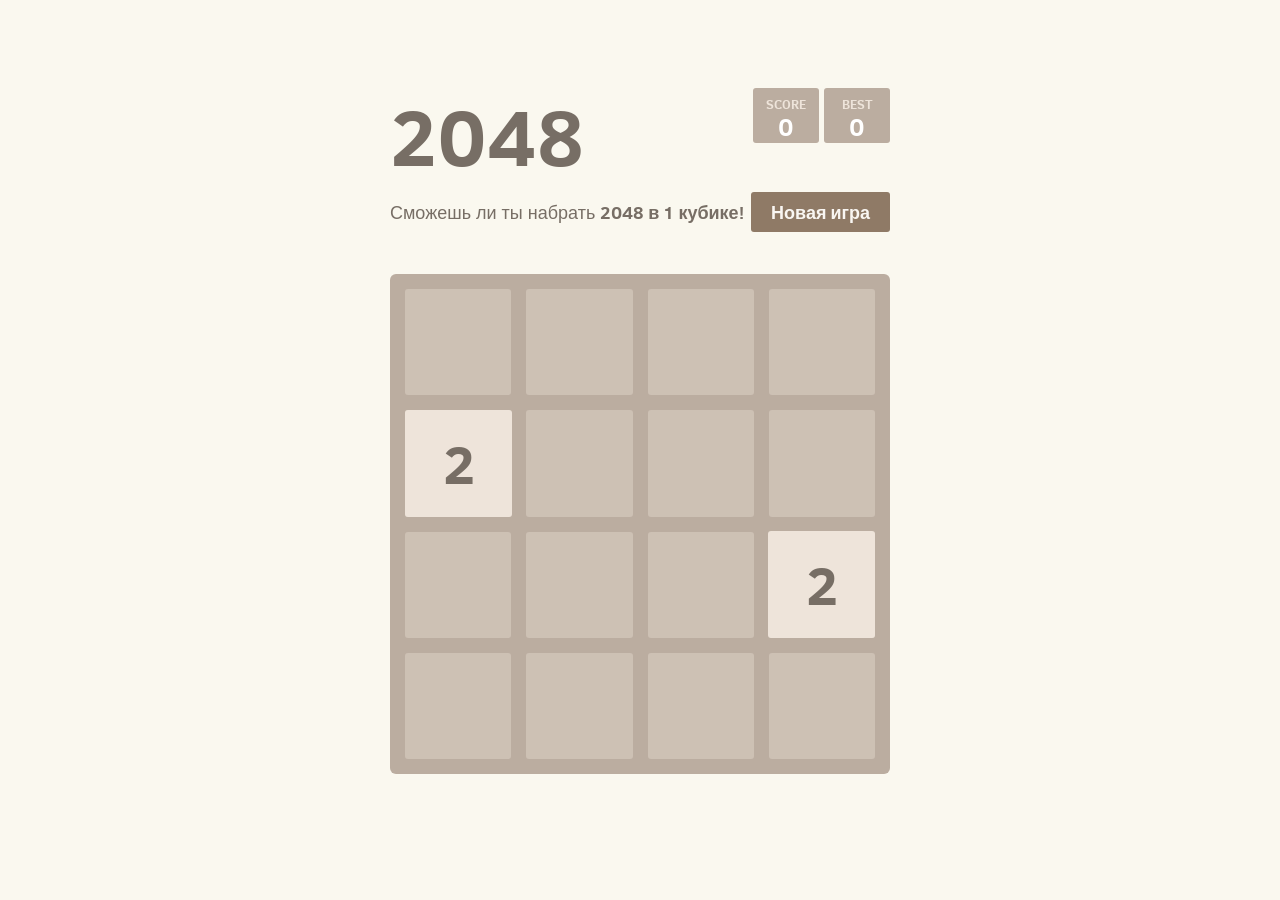
<file: 2048/index.html>
<!DOCTYPE html>
<html>
<head>
    <meta charset="utf-8">
    <title>2048</title>

    <link href="style/main.css" rel="stylesheet" type="text/css">
    <link rel="shortcut icon" href="favicon.ico">
    <link rel="apple-touch-icon" href="meta/apple-touch-icon.png">
    <link rel="apple-touch-startup-image" href="meta/apple-touch-startup-image-640x1096.png" media="(device-width: 320px) and (device-height: 568px) and (-webkit-device-pixel-ratio: 2)"> <!-- iPhone 5+ -->
    <link rel="apple-touch-startup-image" href="meta/apple-touch-startup-image-640x920.png" media="(device-width: 320px) and (device-height: 480px) and (-webkit-device-pixel-ratio: 2)"> <!-- iPhone, retina -->
    <meta name="apple-mobile-web-app-capable" content="yes">
    <meta name="apple-mobile-web-app-status-bar-style" content="black">

    <meta name="HandheldFriendly" content="True">
    <meta name="MobileOptimized" content="320">
    <meta name="viewport" content="width=device-width, target-densitydpi=160dpi, initial-scale=1.0, maximum-scale=1, user-scalable=no, minimal-ui">
</head>
<body>
    <div class="container">
        <div class="heading">
            <h1 class="title">2048</h1>
            <div class="scores-container">
                <div class="score-container">0</div>
                <div class="best-container">0</div>
            </div>
        </div>

        <div class="above-game">
            <p class="game-intro">Сможешь ли ты набрать <strong>2048 в 1 кубике!</strong></p>
            <a class="restart-button">Новая игра</a>
        </div>

        <div class="game-container">
            <div class="game-message">
                <p>Ты проиграл!</p>
                <div class="lower">
                    <a class="keep-playing-button">Начать игру</a>
                    <a class="retry-button">Начать заново</a>
                </div>
            </div>

            <div class="grid-container">
                <div class="grid-row">
                    <div class="grid-cell"></div>
                    <div class="grid-cell"></div>
                    <div class="grid-cell"></div>
                    <div class="grid-cell"></div>
                </div>
                <div class="grid-row">
                    <div class="grid-cell"></div>
                    <div class="grid-cell"></div>
                    <div class="grid-cell"></div>
                    <div class="grid-cell"></div>
                </div>
                <div class="grid-row">
                    <div class="grid-cell"></div>
                    <div class="grid-cell"></div>
                    <div class="grid-cell"></div>
                    <div class="grid-cell"></div>
                </div>
                <div class="grid-row">
                    <div class="grid-cell"></div>
                    <div class="grid-cell"></div>
                    <div class="grid-cell"></div>
                    <div class="grid-cell"></div>
                </div>
            </div>

            <div class="tile-container">

            </div>
        </div>


    </div>

    <script src="js/bind_polyfill.js"></script>
    <script src="js/classlist_polyfill.js"></script>
    <script src="js/animframe_polyfill.js"></script>
    <script src="js/keyboard_input_manager.js"></script>
    <script src="js/html_actuator.js"></script>
    <script src="js/grid.js"></script>
    <script src="js/tile.js"></script>
    <script src="js/local_storage_manager.js"></script>
    <script src="js/game_manager.js"></script>
    <script src="js/application.js"></script>
</body>
</html>
</file>
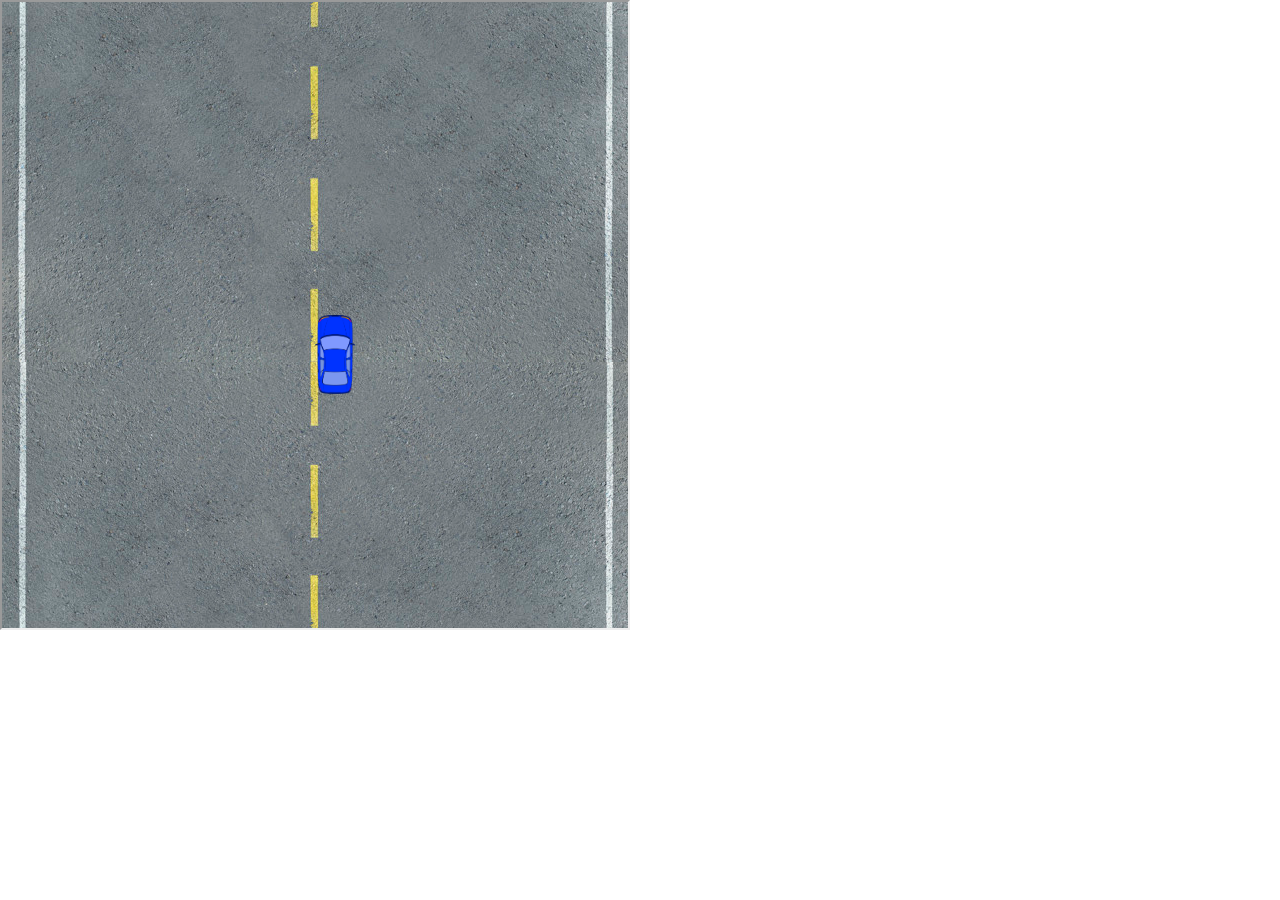
<file: race game/index.html>
<!DOCTYPE html>
<html>
	<head>
		<title>JS Game</title>
		<link rel="stylesheet" href="style.css">
		<meta charset="utf-8">
		<meta name='viewport' content='width=device-width, initial-scale=1.0, maximum-scale=1.0, user-scalable=0' />
		<meta name="apple-mobile-web-app-capable" content="yes">
		<meta name="mobile-web-app-capable" content="yes">
		<meta name="HandheldFriendly" content="true"/>
	</head>
	<body>
		<div class="wrapper">
			<iframe src="game.html" border="0" width="626" height="626"></iframe>
		</div>
	</body>
</html>
</file>
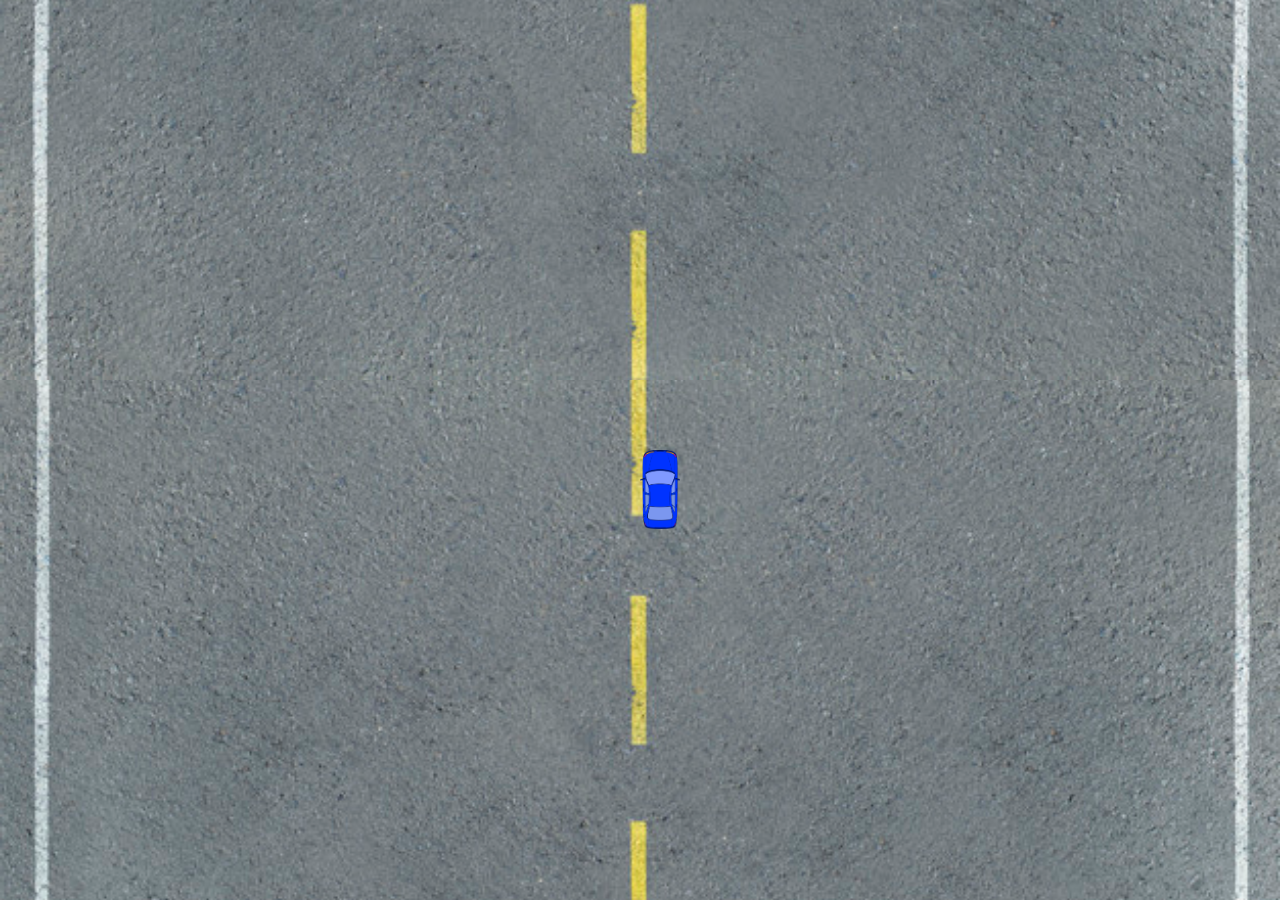
<file: race game/game.html>
<!DOCTYPE html>
<html>
	<head>
		<title>JS Game</title>
		<link rel="stylesheet" href="style.css">
		<meta charset="utf-8">
		<meta name='viewport' content='width=device-width, initial-scale=1.0, maximum-scale=1.0, user-scalable=0' />
		<meta name="apple-mobile-web-app-capable" content="yes">
		<meta name="mobile-web-app-capable" content="yes">
		<meta name="HandheldFriendly" content="true"/>
	</head>
	<body>
		<div class="wrapper">
			<canvas width="0" height="0" class="canvas" id="canvas">Your browser does not support JavaScript and HTML5!</canvas>
		</div>
		<script src="game.js"></script>
	</body>
</html>
</file>
<file: 2048/style/main.css>
@import url(fonts/clear-sans.css);
html, body {
  margin: 0;
  padding: 0;
  background: #faf8ef;
  color: #776e65;
  font-family: "Clear Sans", "Helvetica Neue", Arial, sans-serif;
  font-size: 18px; }

body {
  margin: 80px 0; }

.heading:after {
  content: "";
  display: block;
  clear: both; }

h1.title {
  font-size: 80px;
  font-weight: bold;
  margin: 0;
  display: block;
  float: left; }

@-webkit-keyframes move-up {
  0% {
    top: 25px;
    opacity: 1; }

  100% {
    top: -50px;
    opacity: 0; } }
@-moz-keyframes move-up {
  0% {
    top: 25px;
    opacity: 1; }

  100% {
    top: -50px;
    opacity: 0; } }
@keyframes move-up {
  0% {
    top: 25px;
    opacity: 1; }

  100% {
    top: -50px;
    opacity: 0; } }
.scores-container {
  float: right;
  text-align: right; }

.score-container, .best-container {
  position: relative;
  display: inline-block;
  background: #bbada0;
  padding: 15px 25px;
  font-size: 25px;
  height: 25px;
  line-height: 47px;
  font-weight: bold;
  border-radius: 3px;
  color: white;
  margin-top: 8px;
  text-align: center; }
  .score-container:after, .best-container:after {
    position: absolute;
    width: 100%;
    top: 10px;
    left: 0;
    text-transform: uppercase;
    font-size: 13px;
    line-height: 13px;
    text-align: center;
    color: #eee4da; }
  .score-container .score-addition, .best-container .score-addition {
    position: absolute;
    right: 30px;
    color: red;
    font-size: 25px;
    line-height: 25px;
    font-weight: bold;
    color: rgba(119, 110, 101, 0.9);
    z-index: 100;
    -webkit-animation: move-up 600ms ease-in;
    -moz-animation: move-up 600ms ease-in;
    animation: move-up 600ms ease-in;
    -webkit-animation-fill-mode: both;
    -moz-animation-fill-mode: both;
    animation-fill-mode: both; }

.score-container:after {
  content: "Score"; }

.best-container:after {
  content: "Best"; }

p {
  margin-top: 0;
  margin-bottom: 10px;
  line-height: 1.65; }

a {
  color: #776e65;
  font-weight: bold;
  text-decoration: underline;
  cursor: pointer; }

strong.important {
  text-transform: uppercase; }

hr {
  border: none;
  border-bottom: 1px solid #d8d4d0;
  margin-top: 20px;
  margin-bottom: 30px; }

.container {
  width: 500px;
  margin: 0 auto; }

@-webkit-keyframes fade-in {
  0% {
    opacity: 0; }

  100% {
    opacity: 1; } }
@-moz-keyframes fade-in {
  0% {
    opacity: 0; }

  100% {
    opacity: 1; } }
@keyframes fade-in {
  0% {
    opacity: 0; }

  100% {
    opacity: 1; } }
.game-container {
  margin-top: 40px;
  position: relative;
  padding: 15px;
  cursor: default;
  -webkit-touch-callout: none;
  -ms-touch-callout: none;
  -webkit-user-select: none;
  -moz-user-select: none;
  -ms-user-select: none;
  -ms-touch-action: none;
  touch-action: none;
  background: #bbada0;
  border-radius: 6px;
  width: 500px;
  height: 500px;
  -webkit-box-sizing: border-box;
  -moz-box-sizing: border-box;
  box-sizing: border-box; }
  .game-container .game-message {
    display: none;
    position: absolute;
    top: 0;
    right: 0;
    bottom: 0;
    left: 0;
    background: rgba(238, 228, 218, 0.5);
    z-index: 100;
    text-align: center;
    -webkit-animation: fade-in 800ms ease 1200ms;
    -moz-animation: fade-in 800ms ease 1200ms;
    animation: fade-in 800ms ease 1200ms;
    -webkit-animation-fill-mode: both;
    -moz-animation-fill-mode: both;
    animation-fill-mode: both; }
    .game-container .game-message p {
      font-size: 60px;
      font-weight: bold;
      height: 60px;
      line-height: 60px;
      margin-top: 222px; }
    .game-container .game-message .lower {
      display: block;
      margin-top: 59px; }
    .game-container .game-message a {
      display: inline-block;
      background: #8f7a66;
      border-radius: 3px;
      padding: 0 20px;
      text-decoration: none;
      color: #f9f6f2;
      height: 40px;
      line-height: 42px;
      margin-left: 9px; }
      .game-container .game-message a.keep-playing-button {
        display: none; }
    .game-container .game-message.game-won {
      background: rgba(237, 194, 46, 0.5);
      color: #f9f6f2; }
      .game-container .game-message.game-won a.keep-playing-button {
        display: inline-block; }
    .game-container .game-message.game-won, .game-container .game-message.game-over {
      display: block; }

.grid-container {
  position: absolute;
  z-index: 1; }

.grid-row {
  margin-bottom: 15px; }
  .grid-row:last-child {
    margin-bottom: 0; }
  .grid-row:after {
    content: "";
    display: block;
    clear: both; }

.grid-cell {
  width: 106.25px;
  height: 106.25px;
  margin-right: 15px;
  float: left;
  border-radius: 3px;
  background: rgba(238, 228, 218, 0.35); }
  .grid-cell:last-child {
    margin-right: 0; }

.tile-container {
  position: absolute;
  z-index: 2; }

.tile, .tile .tile-inner {
  width: 107px;
  height: 107px;
  line-height: 107px; }
.tile.tile-position-1-1 {
  -webkit-transform: translate(0px, 0px);
  -moz-transform: translate(0px, 0px);
  -ms-transform: translate(0px, 0px);
  transform: translate(0px, 0px); }
.tile.tile-position-1-2 {
  -webkit-transform: translate(0px, 121px);
  -moz-transform: translate(0px, 121px);
  -ms-transform: translate(0px, 121px);
  transform: translate(0px, 121px); }
.tile.tile-position-1-3 {
  -webkit-transform: translate(0px, 242px);
  -moz-transform: translate(0px, 242px);
  -ms-transform: translate(0px, 242px);
  transform: translate(0px, 242px); }
.tile.tile-position-1-4 {
  -webkit-transform: translate(0px, 363px);
  -moz-transform: translate(0px, 363px);
  -ms-transform: translate(0px, 363px);
  transform: translate(0px, 363px); }
.tile.tile-position-2-1 {
  -webkit-transform: translate(121px, 0px);
  -moz-transform: translate(121px, 0px);
  -ms-transform: translate(121px, 0px);
  transform: translate(121px, 0px); }
.tile.tile-position-2-2 {
  -webkit-transform: translate(121px, 121px);
  -moz-transform: translate(121px, 121px);
  -ms-transform: translate(121px, 121px);
  transform: translate(121px, 121px); }
.tile.tile-position-2-3 {
  -webkit-transform: translate(121px, 242px);
  -moz-transform: translate(121px, 242px);
  -ms-transform: translate(121px, 242px);
  transform: translate(121px, 242px); }
.tile.tile-position-2-4 {
  -webkit-transform: translate(121px, 363px);
  -moz-transform: translate(121px, 363px);
  -ms-transform: translate(121px, 363px);
  transform: translate(121px, 363px); }
.tile.tile-position-3-1 {
  -webkit-transform: translate(242px, 0px);
  -moz-transform: translate(242px, 0px);
  -ms-transform: translate(242px, 0px);
  transform: translate(242px, 0px); }
.tile.tile-position-3-2 {
  -webkit-transform: translate(242px, 121px);
  -moz-transform: translate(242px, 121px);
  -ms-transform: translate(242px, 121px);
  transform: translate(242px, 121px); }
.tile.tile-position-3-3 {
  -webkit-transform: translate(242px, 242px);
  -moz-transform: translate(242px, 242px);
  -ms-transform: translate(242px, 242px);
  transform: translate(242px, 242px); }
.tile.tile-position-3-4 {
  -webkit-transform: translate(242px, 363px);
  -moz-transform: translate(242px, 363px);
  -ms-transform: translate(242px, 363px);
  transform: translate(242px, 363px); }
.tile.tile-position-4-1 {
  -webkit-transform: translate(363px, 0px);
  -moz-transform: translate(363px, 0px);
  -ms-transform: translate(363px, 0px);
  transform: translate(363px, 0px); }
.tile.tile-position-4-2 {
  -webkit-transform: translate(363px, 121px);
  -moz-transform: translate(363px, 121px);
  -ms-transform: translate(363px, 121px);
  transform: translate(363px, 121px); }
.tile.tile-position-4-3 {
  -webkit-transform: translate(363px, 242px);
  -moz-transform: translate(363px, 242px);
  -ms-transform: translate(363px, 242px);
  transform: translate(363px, 242px); }
.tile.tile-position-4-4 {
  -webkit-transform: translate(363px, 363px);
  -moz-transform: translate(363px, 363px);
  -ms-transform: translate(363px, 363px);
  transform: translate(363px, 363px); }

.tile {
  position: absolute;
  -webkit-transition: 100ms ease-in-out;
  -moz-transition: 100ms ease-in-out;
  transition: 100ms ease-in-out;
  -webkit-transition-property: -webkit-transform;
  -moz-transition-property: -moz-transform;
  transition-property: transform; }
  .tile .tile-inner {
    border-radius: 3px;
    background: #eee4da;
    text-align: center;
    font-weight: bold;
    z-index: 10;
    font-size: 55px; }
  .tile.tile-2 .tile-inner {
    background: #eee4da;
    box-shadow: 0 0 30px 10px rgba(243, 215, 116, 0), inset 0 0 0 1px rgba(255, 255, 255, 0); }
  .tile.tile-4 .tile-inner {
    background: #ede0c8;
    box-shadow: 0 0 30px 10px rgba(243, 215, 116, 0), inset 0 0 0 1px rgba(255, 255, 255, 0); }
  .tile.tile-8 .tile-inner {
    color: #f9f6f2;
    background: #f2b179; }
  .tile.tile-16 .tile-inner {
    color: #f9f6f2;
    background: #f59563; }
  .tile.tile-32 .tile-inner {
    color: #f9f6f2;
    background: #f67c5f; }
  .tile.tile-64 .tile-inner {
    color: #f9f6f2;
    background: #f65e3b; }
  .tile.tile-128 .tile-inner {
    color: #f9f6f2;
    background: #edcf72;
    box-shadow: 0 0 30px 10px rgba(243, 215, 116, 0.2381), inset 0 0 0 1px rgba(255, 255, 255, 0.14286);
    font-size: 45px; }
    @media screen and (max-width: 520px) {
      .tile.tile-128 .tile-inner {
        font-size: 25px; } }
  .tile.tile-256 .tile-inner {
    color: #f9f6f2;
    background: #edcc61;
    box-shadow: 0 0 30px 10px rgba(243, 215, 116, 0.31746), inset 0 0 0 1px rgba(255, 255, 255, 0.19048);
    font-size: 45px; }
    @media screen and (max-width: 520px) {
      .tile.tile-256 .tile-inner {
        font-size: 25px; } }
  .tile.tile-512 .tile-inner {
    color: #f9f6f2;
    background: #edc850;
    box-shadow: 0 0 30px 10px rgba(243, 215, 116, 0.39683), inset 0 0 0 1px rgba(255, 255, 255, 0.2381);
    font-size: 45px; }
    @media screen and (max-width: 520px) {
      .tile.tile-512 .tile-inner {
        font-size: 25px; } }
  .tile.tile-1024 .tile-inner {
    color: #f9f6f2;
    background: #edc53f;
    box-shadow: 0 0 30px 10px rgba(243, 215, 116, 0.47619), inset 0 0 0 1px rgba(255, 255, 255, 0.28571);
    font-size: 35px; }
    @media screen and (max-width: 520px) {
      .tile.tile-1024 .tile-inner {
        font-size: 15px; } }
  .tile.tile-2048 .tile-inner {
    color: #f9f6f2;
    background: #edc22e;
    box-shadow: 0 0 30px 10px rgba(243, 215, 116, 0.55556), inset 0 0 0 1px rgba(255, 255, 255, 0.33333);
    font-size: 35px; }
    @media screen and (max-width: 520px) {
      .tile.tile-2048 .tile-inner {
        font-size: 15px; } }
  .tile.tile-super .tile-inner {
    color: #f9f6f2;
    background: #3c3a32;
    font-size: 30px; }
    @media screen and (max-width: 520px) {
      .tile.tile-super .tile-inner {
        font-size: 10px; } }

@-webkit-keyframes appear {
  0% {
    opacity: 0;
    -webkit-transform: scale(0);
    -moz-transform: scale(0);
    -ms-transform: scale(0);
    transform: scale(0); }

  100% {
    opacity: 1;
    -webkit-transform: scale(1);
    -moz-transform: scale(1);
    -ms-transform: scale(1);
    transform: scale(1); } }
@-moz-keyframes appear {
  0% {
    opacity: 0;
    -webkit-transform: scale(0);
    -moz-transform: scale(0);
    -ms-transform: scale(0);
    transform: scale(0); }

  100% {
    opacity: 1;
    -webkit-transform: scale(1);
    -moz-transform: scale(1);
    -ms-transform: scale(1);
    transform: scale(1); } }
@keyframes appear {
  0% {
    opacity: 0;
    -webkit-transform: scale(0);
    -moz-transform: scale(0);
    -ms-transform: scale(0);
    transform: scale(0); }

  100% {
    opacity: 1;
    -webkit-transform: scale(1);
    -moz-transform: scale(1);
    -ms-transform: scale(1);
    transform: scale(1); } }
.tile-new .tile-inner {
  -webkit-animation: appear 200ms ease 100ms;
  -moz-animation: appear 200ms ease 100ms;
  animation: appear 200ms ease 100ms;
  -webkit-animation-fill-mode: backwards;
  -moz-animation-fill-mode: backwards;
  animation-fill-mode: backwards; }

@-webkit-keyframes pop {
  0% {
    -webkit-transform: scale(0);
    -moz-transform: scale(0);
    -ms-transform: scale(0);
    transform: scale(0); }

  50% {
    -webkit-transform: scale(1.2);
    -moz-transform: scale(1.2);
    -ms-transform: scale(1.2);
    transform: scale(1.2); }

  100% {
    -webkit-transform: scale(1);
    -moz-transform: scale(1);
    -ms-transform: scale(1);
    transform: scale(1); } }
@-moz-keyframes pop {
  0% {
    -webkit-transform: scale(0);
    -moz-transform: scale(0);
    -ms-transform: scale(0);
    transform: scale(0); }

  50% {
    -webkit-transform: scale(1.2);
    -moz-transform: scale(1.2);
    -ms-transform: scale(1.2);
    transform: scale(1.2); }

  100% {
    -webkit-transform: scale(1);
    -moz-transform: scale(1);
    -ms-transform: scale(1);
    transform: scale(1); } }
@keyframes pop {
  0% {
    -webkit-transform: scale(0);
    -moz-transform: scale(0);
    -ms-transform: scale(0);
    transform: scale(0); }

  50% {
    -webkit-transform: scale(1.2);
    -moz-transform: scale(1.2);
    -ms-transform: scale(1.2);
    transform: scale(1.2); }

  100% {
    -webkit-transform: scale(1);
    -moz-transform: scale(1);
    -ms-transform: scale(1);
    transform: scale(1); } }
.tile-merged .tile-inner {
  z-index: 20;
  -webkit-animation: pop 200ms ease 100ms;
  -moz-animation: pop 200ms ease 100ms;
  animation: pop 200ms ease 100ms;
  -webkit-animation-fill-mode: backwards;
  -moz-animation-fill-mode: backwards;
  animation-fill-mode: backwards; }

.above-game:after {
  content: "";
  display: block;
  clear: both; }

.game-intro {
  float: left;
  line-height: 42px;
  margin-bottom: 0; }

.restart-button {
  display: inline-block;
  background: #8f7a66;
  border-radius: 3px;
  padding: 0 20px;
  text-decoration: none;
  color: #f9f6f2;
  height: 40px;
  line-height: 42px;
  display: block;
  text-align: center;
  float: right; }

.game-explanation {
  margin-top: 50px; }

@media screen and (max-width: 520px) {
  html, body {
    font-size: 15px; }

  body {
    margin: 20px 0;
    padding: 0 20px; }

  h1.title {
    font-size: 27px;
    margin-top: 15px; }

  .container {
    width: 280px;
    margin: 0 auto; }

  .score-container, .best-container {
    margin-top: 0;
    padding: 15px 10px;
    min-width: 40px; }

  .heading {
    margin-bottom: 10px; }

  .game-intro {
    width: 55%;
    display: block;
    box-sizing: border-box;
    line-height: 1.65; }

  .restart-button {
    width: 42%;
    padding: 0;
    display: block;
    box-sizing: border-box;
    margin-top: 2px; }

  .game-container {
    margin-top: 17px;
    position: relative;
    padding: 10px;
    cursor: default;
    -webkit-touch-callout: none;
    -ms-touch-callout: none;
    -webkit-user-select: none;
    -moz-user-select: none;
    -ms-user-select: none;
    -ms-touch-action: none;
    touch-action: none;
    background: #bbada0;
    border-radius: 6px;
    width: 280px;
    height: 280px;
    -webkit-box-sizing: border-box;
    -moz-box-sizing: border-box;
    box-sizing: border-box; }
    .game-container .game-message {
      display: none;
      position: absolute;
      top: 0;
      right: 0;
      bottom: 0;
      left: 0;
      background: rgba(238, 228, 218, 0.5);
      z-index: 100;
      text-align: center;
      -webkit-animation: fade-in 800ms ease 1200ms;
      -moz-animation: fade-in 800ms ease 1200ms;
      animation: fade-in 800ms ease 1200ms;
      -webkit-animation-fill-mode: both;
      -moz-animation-fill-mode: both;
      animation-fill-mode: both; }
      .game-container .game-message p {
        font-size: 60px;
        font-weight: bold;
        height: 60px;
        line-height: 60px;
        margin-top: 222px; }
      .game-container .game-message .lower {
        display: block;
        margin-top: 59px; }
      .game-container .game-message a {
        display: inline-block;
        background: #8f7a66;
        border-radius: 3px;
        padding: 0 20px;
        text-decoration: none;
        color: #f9f6f2;
        height: 40px;
        line-height: 42px;
        margin-left: 9px; }
        .game-container .game-message a.keep-playing-button {
          display: none; }
      .game-container .game-message.game-won {
        background: rgba(237, 194, 46, 0.5);
        color: #f9f6f2; }
        .game-container .game-message.game-won a.keep-playing-button {
          display: inline-block; }
      .game-container .game-message.game-won, .game-container .game-message.game-over {
        display: block; }

  .grid-container {
    position: absolute;
    z-index: 1; }

  .grid-row {
    margin-bottom: 10px; }
    .grid-row:last-child {
      margin-bottom: 0; }
    .grid-row:after {
      content: "";
      display: block;
      clear: both; }

  .grid-cell {
    width: 57.5px;
    height: 57.5px;
    margin-right: 10px;
    float: left;
    border-radius: 3px;
    background: rgba(238, 228, 218, 0.35); }
    .grid-cell:last-child {
      margin-right: 0; }

  .tile-container {
    position: absolute;
    z-index: 2; }

  .tile, .tile .tile-inner {
    width: 58px;
    height: 58px;
    line-height: 58px; }
  .tile.tile-position-1-1 {
    -webkit-transform: translate(0px, 0px);
    -moz-transform: translate(0px, 0px);
    -ms-transform: translate(0px, 0px);
    transform: translate(0px, 0px); }
  .tile.tile-position-1-2 {
    -webkit-transform: translate(0px, 67px);
    -moz-transform: translate(0px, 67px);
    -ms-transform: translate(0px, 67px);
    transform: translate(0px, 67px); }
  .tile.tile-position-1-3 {
    -webkit-transform: translate(0px, 135px);
    -moz-transform: translate(0px, 135px);
    -ms-transform: translate(0px, 135px);
    transform: translate(0px, 135px); }
  .tile.tile-position-1-4 {
    -webkit-transform: translate(0px, 202px);
    -moz-transform: translate(0px, 202px);
    -ms-transform: translate(0px, 202px);
    transform: translate(0px, 202px); }
  .tile.tile-position-2-1 {
    -webkit-transform: translate(67px, 0px);
    -moz-transform: translate(67px, 0px);
    -ms-transform: translate(67px, 0px);
    transform: translate(67px, 0px); }
  .tile.tile-position-2-2 {
    -webkit-transform: translate(67px, 67px);
    -moz-transform: translate(67px, 67px);
    -ms-transform: translate(67px, 67px);
    transform: translate(67px, 67px); }
  .tile.tile-position-2-3 {
    -webkit-transform: translate(67px, 135px);
    -moz-transform: translate(67px, 135px);
    -ms-transform: translate(67px, 135px);
    transform: translate(67px, 135px); }
  .tile.tile-position-2-4 {
    -webkit-transform: translate(67px, 202px);
    -moz-transform: translate(67px, 202px);
    -ms-transform: translate(67px, 202px);
    transform: translate(67px, 202px); }
  .tile.tile-position-3-1 {
    -webkit-transform: translate(135px, 0px);
    -moz-transform: translate(135px, 0px);
    -ms-transform: translate(135px, 0px);
    transform: translate(135px, 0px); }
  .tile.tile-position-3-2 {
    -webkit-transform: translate(135px, 67px);
    -moz-transform: translate(135px, 67px);
    -ms-transform: translate(135px, 67px);
    transform: translate(135px, 67px); }
  .tile.tile-position-3-3 {
    -webkit-transform: translate(135px, 135px);
    -moz-transform: translate(135px, 135px);
    -ms-transform: translate(135px, 135px);
    transform: translate(135px, 135px); }
  .tile.tile-position-3-4 {
    -webkit-transform: translate(135px, 202px);
    -moz-transform: translate(135px, 202px);
    -ms-transform: translate(135px, 202px);
    transform: translate(135px, 202px); }
  .tile.tile-position-4-1 {
    -webkit-transform: translate(202px, 0px);
    -moz-transform: translate(202px, 0px);
    -ms-transform: translate(202px, 0px);
    transform: translate(202px, 0px); }
  .tile.tile-position-4-2 {
    -webkit-transform: translate(202px, 67px);
    -moz-transform: translate(202px, 67px);
    -ms-transform: translate(202px, 67px);
    transform: translate(202px, 67px); }
  .tile.tile-position-4-3 {
    -webkit-transform: translate(202px, 135px);
    -moz-transform: translate(202px, 135px);
    -ms-transform: translate(202px, 135px);
    transform: translate(202px, 135px); }
  .tile.tile-position-4-4 {
    -webkit-transform: translate(202px, 202px);
    -moz-transform: translate(202px, 202px);
    -ms-transform: translate(202px, 202px);
    transform: translate(202px, 202px); }

  .tile .tile-inner {
    font-size: 35px; }

  .game-message p {
    font-size: 30px !important;
    height: 30px !important;
    line-height: 30px !important;
    margin-top: 90px !important; }
  .game-message .lower {
    margin-top: 30px !important; } }
</file>
<file: race game/style.css>
body, html
{
	width: 100%;
	height: 100%;
	padding: 0px;
	margin: 0px;
	overflow: hidden;
}

.wrapper
{
	width: 100%;
	height: 100%;
}

.canvas
{
	width: 100%;
	height: 100%;
	background: #000;
}
</file>
